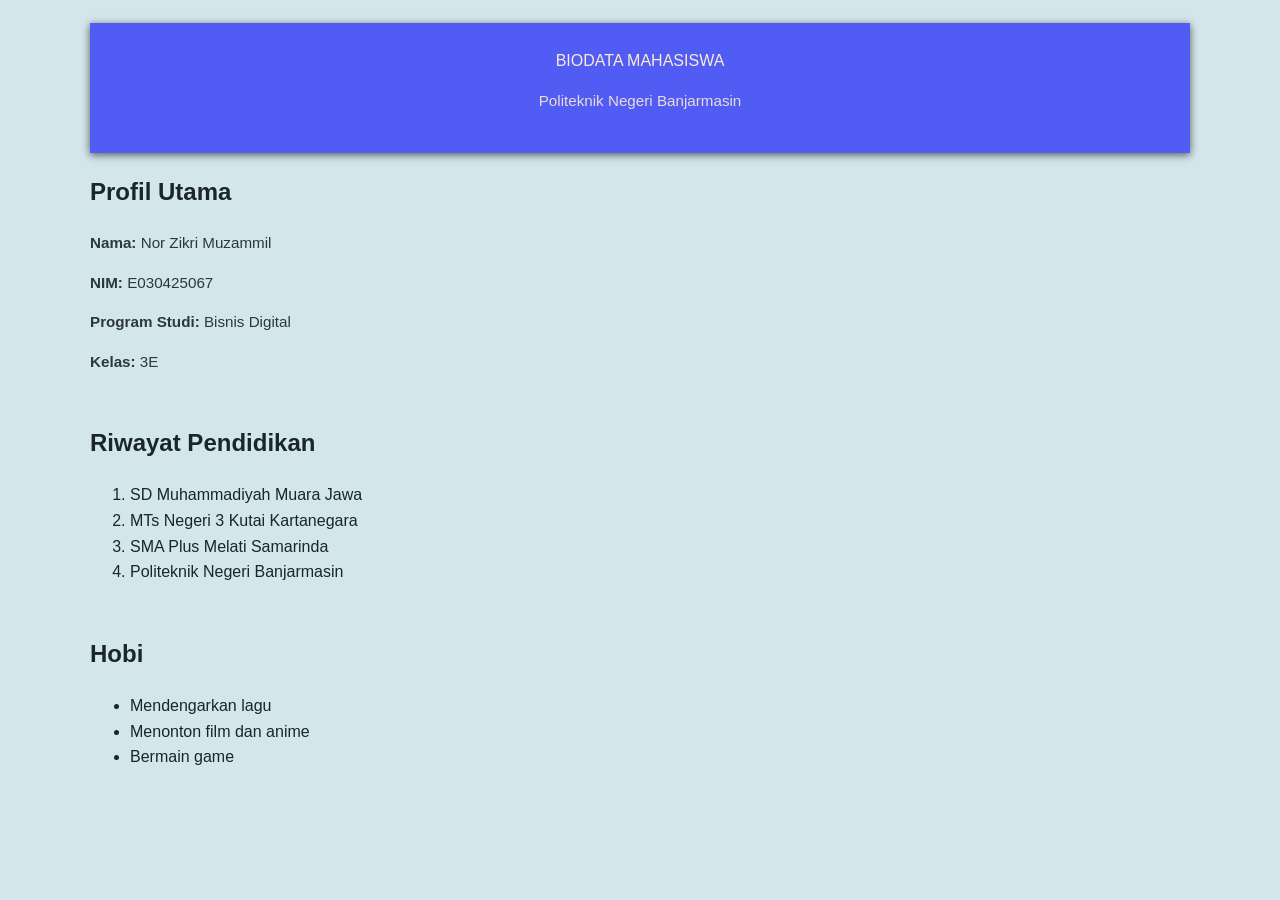
<file: biodata.html>
<!DOCTYPE html>
<html lang="en">
<head>
    <meta charset="UTF-8">
    <meta name="viewport" content="width=device-width, initial-scale=1.0">
    <title>BIODATA DIRI</title>
    <link rel="stylesheet" href="style biodata.css">
</head>

<body>

    <div class="container">
        <header>BIODATA MAHASISWA
            <P class="subtitle"> Politeknik Negeri Banjarmasin</P>
        </header>

    <!-- ini bagian profil utama -->
     <section class="section">
        <h2>Profil Utama</h2>
        <div class="profil-grid">
            <p><strong>Nama:</strong> Nor Zikri Muzammil</p>
            <p><strong>NIM:</strong> E030425067</p>
            <p><strong>Program Studi:</strong> Bisnis Digital</p>
            <p><strong>Kelas:</strong> 3E</p>
        </div>
    </section>

    <!-- ini bagian Riwayat Pendidikan -->
    <section class="section">
        <h2>Riwayat Pendidikan</h2>
        <ol class="list-pendidikan">
            <li>SD Muhammadiyah Muara Jawa</li>
            <li>MTs Negeri 3 Kutai Kartanegara</li>
            <li>SMA Plus Melati Samarinda</li>
            <li>Politeknik Negeri Banjarmasin</li>
        </ol>
    </section>

    <!-- ini bagian Hobi -->
    <section class="section">
        <h2>Hobi</h2>
        <ul class="list-hobi">
            <li>Mendengarkan lagu</li>
            <li>Menonton film dan anime</li>
            <li>Bermain game</li>
        </ul>        
    </section>

</body>
</html>
</file>
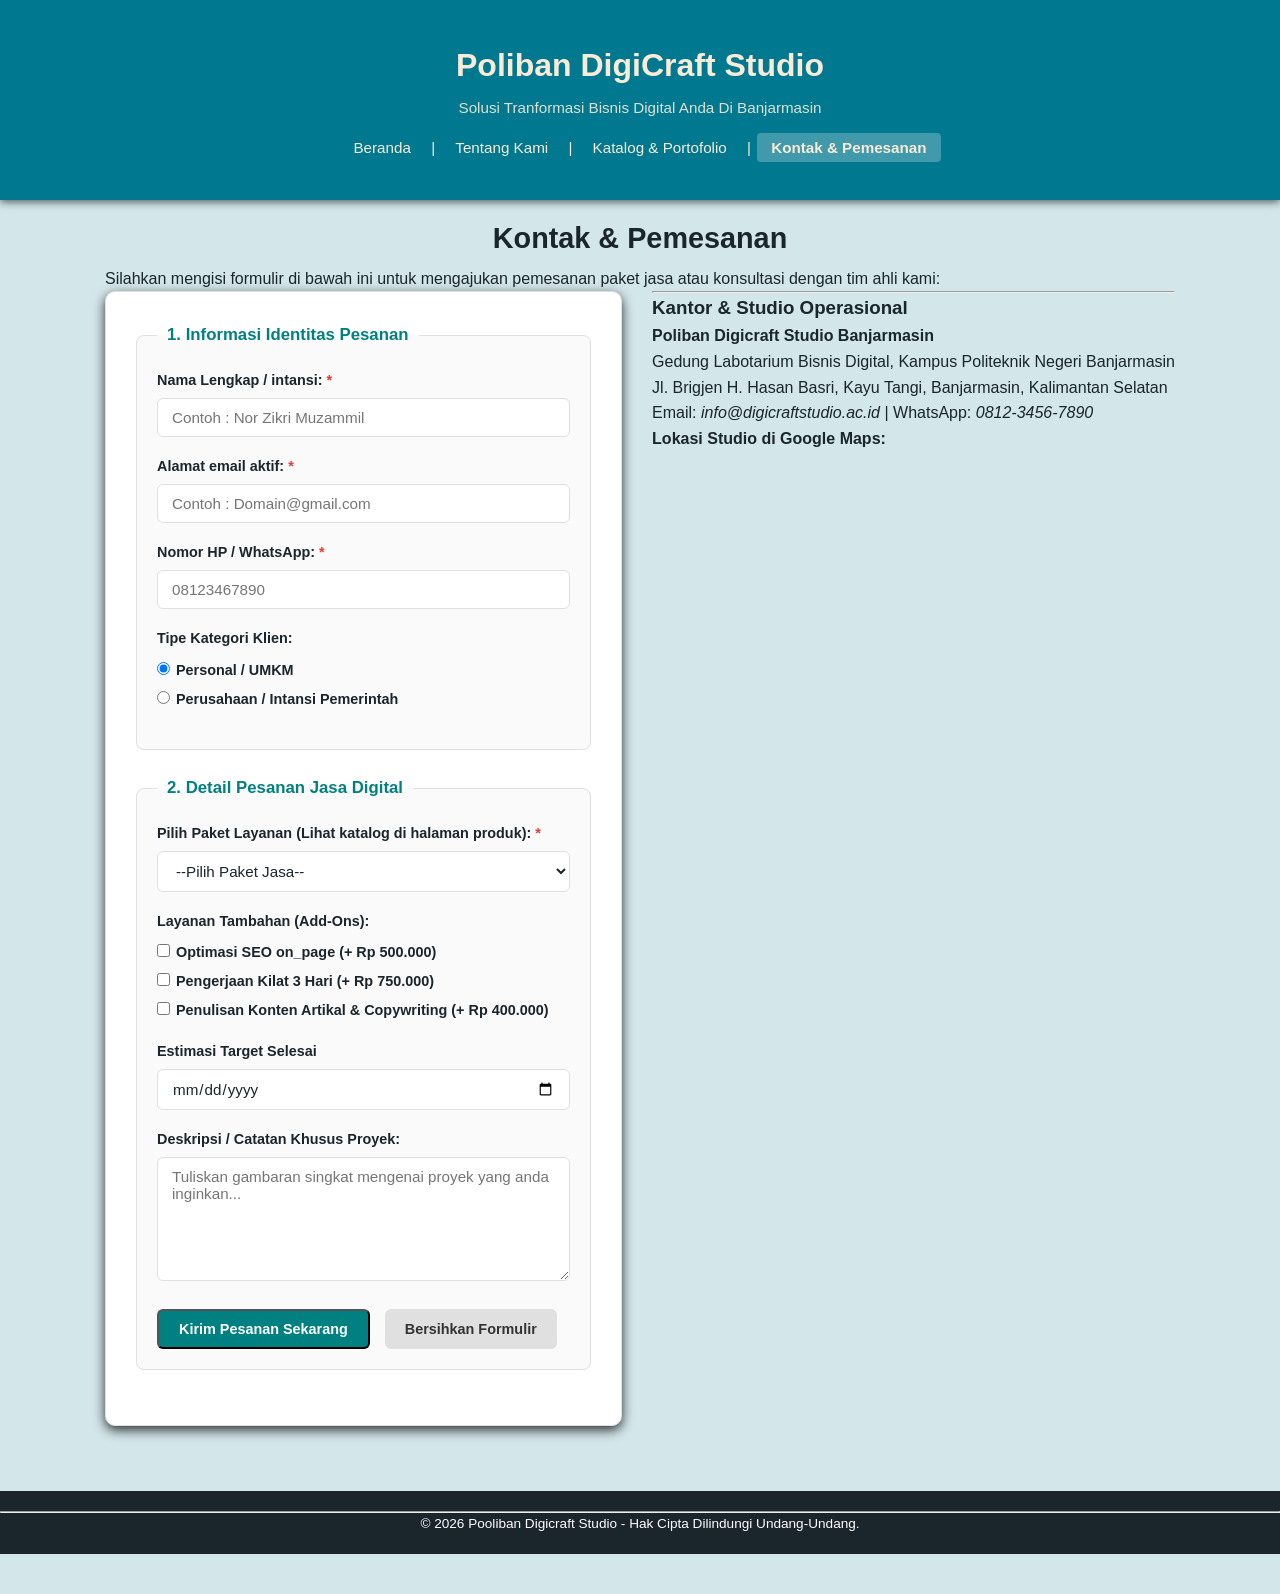
<file: kontak.html>
<!DOCTYPE html>
<html lang="en">
<head>
    <meta charset="UTF-8">
    <meta name="viewport" content="width=device-width, initial-scale=1.0">
    <title>Katalog Produk & Portopolio - Poliban DigiCraft</title>
</head>
<body>
    <link rel="stylesheet" href="style.css">
    <header>
        <div class="container">
            <h1>Poliban DigiCraft Studio</h1>
            <p>Solusi Tranformasi Bisnis Digital Anda Di Banjarmasin</p>
            <nav>
                <a href="index.html">Beranda</a> |
                <a href="tentang.html">Tentang Kami</a> |
                <a href="Produk.html">Katalog & Portofolio</a> |
                <a href="kontak.html" class="active">Kontak & Pemesanan</a>
            </nav>
        </div>
    </header>
    
    <main class="container">
        <section class="section">
            <h2 class="section-title">Kontak & Pemesanan</h2>
            <p class="sectiion-subtitle">Silahkan mengisi formulir di bawah ini untuk mengajukan pemesanan
                paket jasa atau konsultasi dengan tim ahli kami:</p>
    
            <div class="contact-wrapper">
                <div class="contact-form-card">
                    <form action="#" method="post">
                        <!-- Grup 1: Data Diri pelanggan -->
                        <fieldset class="form-fieldset">
                            <legend>1. Informasi Identitas Pesanan</legend>
    
                            <div class="form-group">
                                <label for="nama_lengkap">Nama Lengkap / intansi: <span class="required">*</span></label>
                                <input type="text" id="nama_lengkap" name="nama_lengkap" placeholder="Contoh : Nor Zikri Muzammil"
                                 required>
                            </div>
    
                            <div class="form-group">
                                <label for="email_pemesanan">Alamat email aktif: <span class="required">*</span></label>
                                <input type="email" id="email_pemesanan" name="email_pemesanan"
                                    placeholder="Contoh : Domain@gmail.com" required>
                            </div>
    
                            <div class="form-group">
                                <label for="no_hp">Nomor HP / WhatsApp: <span class="required">*</span></label>
                                <input type="tel" id="no_hp" name="no_hp" placeholder="08123467890" required>
                            </div>
    
                            <div class="form-group">
                                <label>Tipe Kategori Klien:</label>
                                <div class="radio-group">
                                    <label class="inline-label">
                                        <input type="radio" id="Kategori personal" name="tipe_klien" value="personal"
                                            checked>Personal / UMKM
                                    </label>
    
                                    <label class="inline-label">
                                        <input type="radio" id="kategori_korporat" name="tipe_klien"
                                            value="korporat">Perusahaan / Intansi Pemerintah
                                    </label>
                                </div>
                            </div>
                        </fieldset>
    
    
                        <!-- Grup 2: Detail Pesananan Layanan -->
                        <fieldset class="form-fieldset">
                            <legend>2. Detail Pesanan Jasa Digital</legend>
    
                            <div class="form-group">
                                <label for="pilih _paket">Pilih Paket Layanan (Lihat katalog di halaman produk): <span
                                        class="required">*</span></label>
                                <select id="pilih_paket" name="pilih_paket" required>
                                    <option value="">--Pilih Paket Jasa--</option>
                                    <option value="Silver">Paket Silver Branding (Rp 1.500.000)</option>
                                    <option value="Gold">Paket Gold Web Development (Rp 3.000.000)</option>
                                    <option value="Platinum">Paket Platinum Full Digital Transformation (Rp 5.000.000)
                                    </option>
                                    <option value="Custom">Konsultasi Custom Project</option>
                                </select>
                            </div>
    
                            <div class="form-group">
                                <label>Layanan Tambahan (Add-Ons):</label>
                                <div class="checkbox-group">
                                    <label class="checkbox-item">
                                        <input type="checkbox" id="addon_seo" name="addons[]"
                                            value="SEO Optimization">Optimasi SEO on_page (+ Rp 500.000)
                                    </label>
    
                                    <label class="checkbox-item">
                                        <input type="checkbox" id="addon_express" name="addons[]"
                                            value="Express Delivery">Pengerjaan Kilat 3 Hari (+ Rp 750.000)
                                    </label>
    
                                    <label class="checkbox-item">
                                        <input type="checkbox" id="addon_content" name="addons[]"
                                            value="Content Writing">Penulisan Konten Artikal & Copywriting (+ Rp 400.000)
                                    </label>
                                </div>
                            </div>
    
    
    
                            <div class="form-group">
                                <label for="target_selesai">Estimasi Target Selesai</label>
                                <input type="date" id="target_selesai" name="target_selesai">
                            </div>
    
                            <div class="form-group">
                                <label for="detai_pesan"> Deskripsi / Catatan Khusus Proyek:</label>
                                <textarea id="detail_pesan" name="detail_pesan" rows="6"
                                    placeholder="Tuliskan gambaran singkat mengenai proyek yang anda inginkan..."></textarea>
                            </div>
                            
                            <!-- Tombol Aksi -->
                            <div class="form-actions">
                                <button type="submit" class="btn-primary">Kirim Pesanan Sekarang</button>
                                <button type="reset" class="btn-secondary">Bersihkan Formulir</button>
                            </div>
                        </fieldset>
                    </form>
                </div>
    
                <!-- Bagian Informasi Alamat & Peta Studio -->
                <section>
                    <hr>
                    <h3>Kantor & Studio Operasional</h3>
                    <p><b>Poliban Digicraft Studio Banjarmasin</b><br>
                        Gedung Labotarium Bisnis Digital, Kampus Politeknik Negeri Banjarmasin<br>
                        Jl. Brigjen H. Hasan Basri, Kayu Tangi, Banjarmasin, Kalimantan Selatan<br>
                        Email: <i>info@digicraftstudio.ac.id</i> | WhatsApp: <i>0812-3456-7890</i></p>
    
                    <h4>Lokasi Studio di Google Maps:</h4>
                    <iframe
                        src="https://maps.google.com/maps?q=Politeknik%20Negeri%20Banjarmasin&t=&z=15&ie=UTF8&iwloc=&output=embed"
                        width="100%" height="250" frameborder="0" style="border:0;" allowfullscreen=""></iframe>
                </section>
            </div>
        </section>
    </main>
    
    <footer>
        <hr>
        <p align="center">&copy; 2026 Pooliban Digicraft Studio - Hak Cipta Dilindungi Undang-Undang.</p>
    </footer>

</body>
</html>
</file>
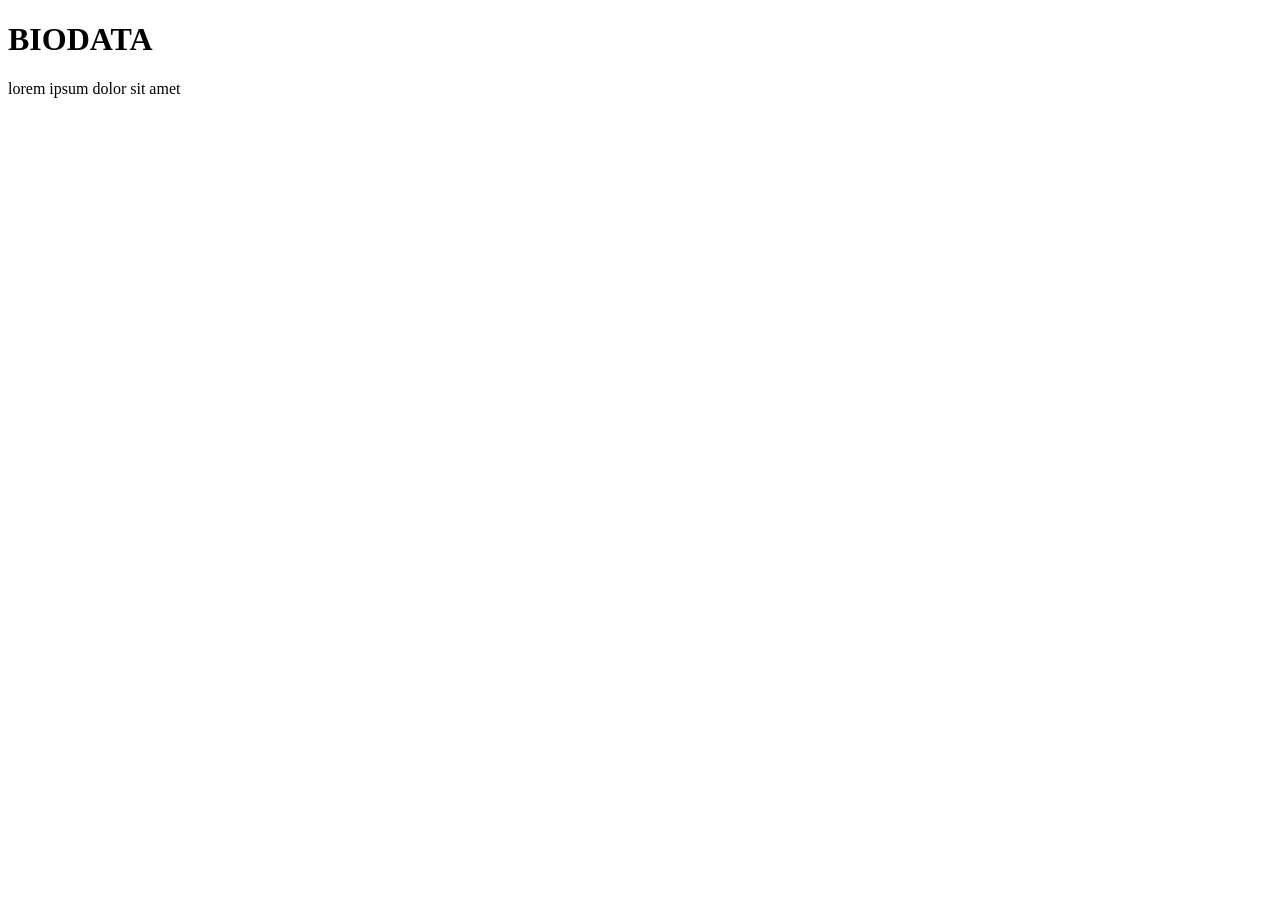
<file: pertemuan1.html>
<!DOCTYPE html>
<html lang="en">
<head>
    <meta charset="UTF-8">
    <meta name="viewport" content="width=device-width, initial-scale=1.0">
    <title>pertemuan 1</title>
</head>

<body>
    <h1>BIODATA</h1>
    <p>lorem ipsum dolor sit amet</p>
    
</body>
</html>
</file>
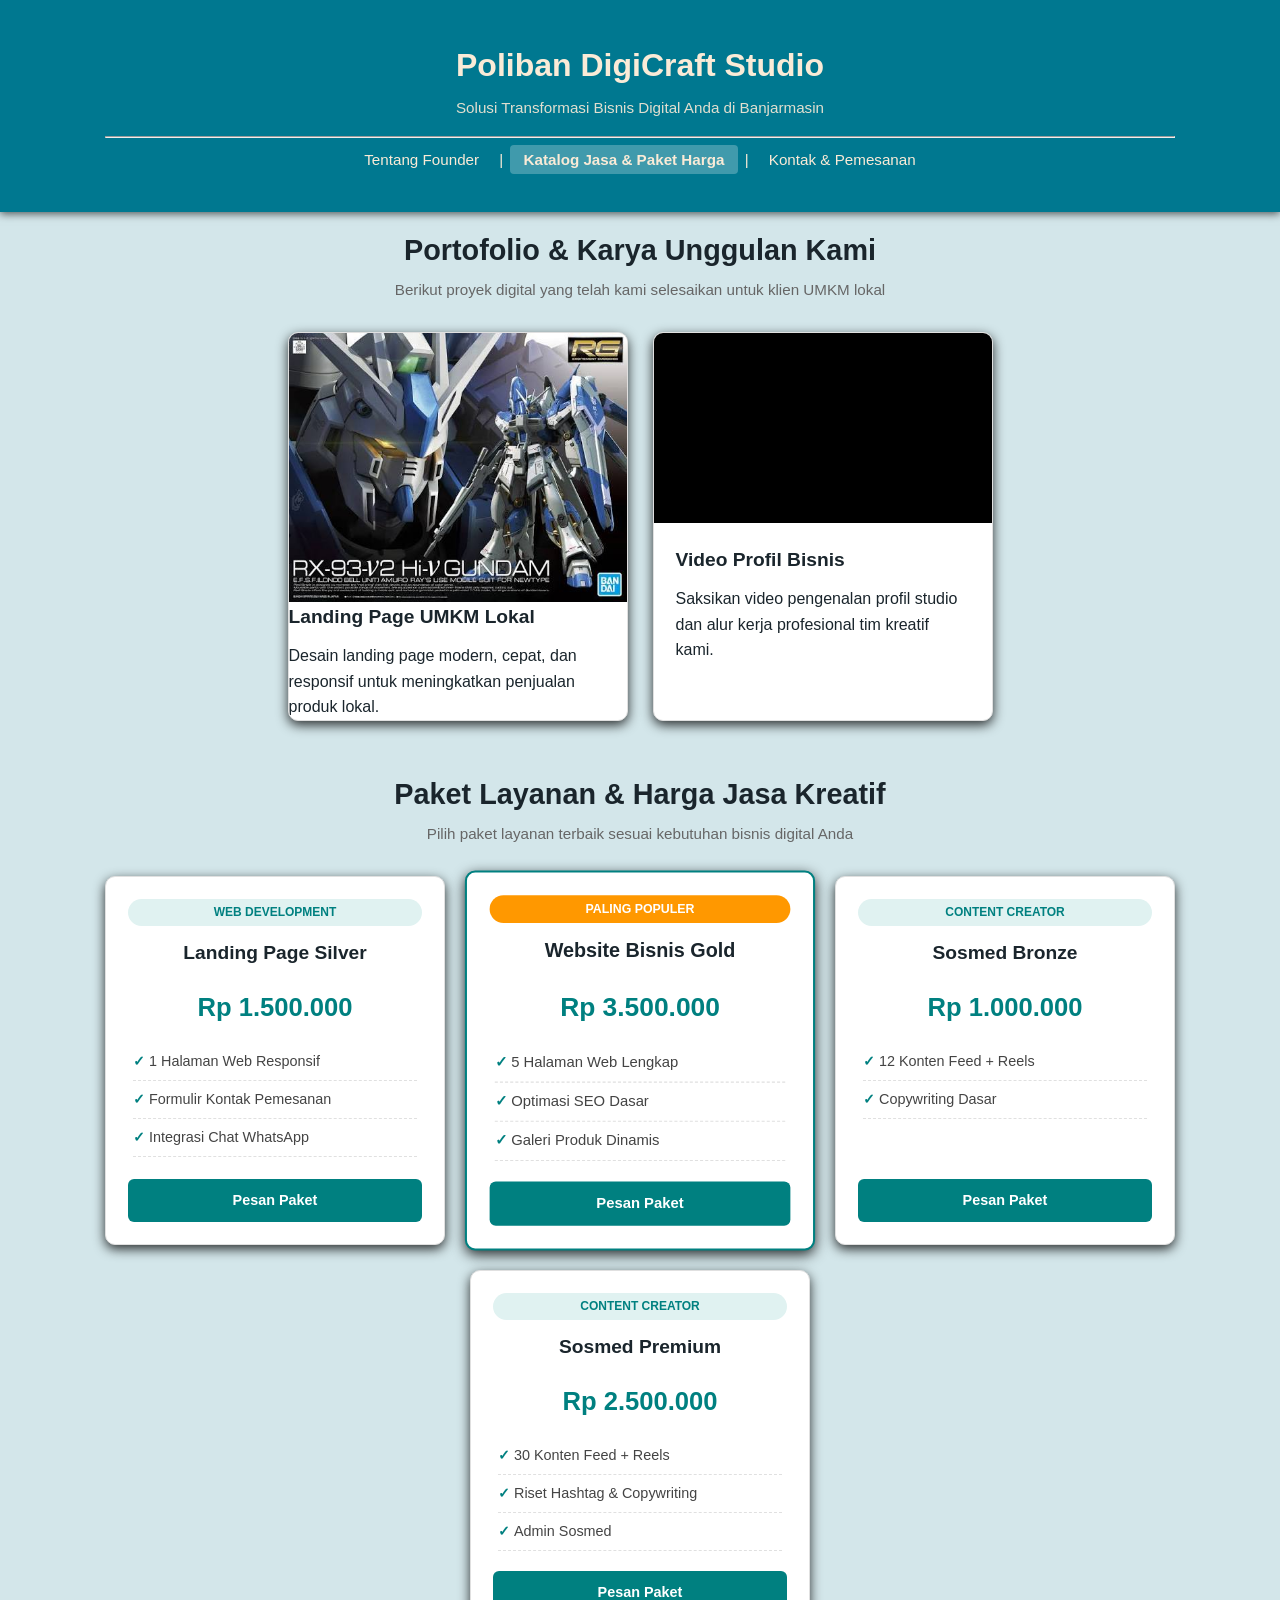
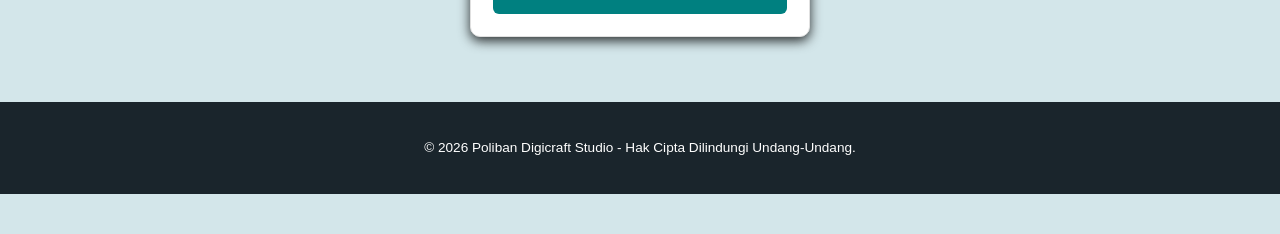
<file: produk.html>
<!DOCTYPE html>
<html lang="en">
<head>
    <meta charset="UTF-8">
    <meta name="viewport" content="width=device-width, initial-scale=1.0">
    <title>Katalog Produk & Portofolio - Poloiban DigiCraft</title>
    <link rel="stylesheet" href="style.css">
</head>
<body>
    <!-- Bagian Kepala Halaman (Header & Navigasi) -->
    <header>
        <div class="container">
            <h1>Poliban DigiCraft Studio</h1>
            <p>Solusi Transformasi Bisnis Digital Anda di Banjarmasin</p>
            <hr>
            <nav>
                <a href="tentang.html">Tentang Founder</a> |
                <a href="produk.html" class="active">Katalog Jasa & Paket Harga</a> |
                <a href="kontak.html">Kontak & Pemesanan</a>
            </nav>
        </div>
    </header>
    
    <main class="container">
        <!-- Seksi Portofolio Utama -->
        <section class="section">
            <h2 class="section-title">Portofolio & Karya Unggulan Kami</h2>
            <p class="section-subtitle">Berikut proyek digital yang telah kami selesaikan untuk klien UMKM lokal</p>

            <div class="card-grid">
                <!-- Kartu Portofolio 1 -->
                <article class="card">
                    <img src="images.jpg" alt="Mockup Desain Landing Page Agensi" class="card-image">
                    <div class="card-content">
                        <h3 class="card-title">Landing Page UMKM Lokal</h3>
                        <p class="card-description">Desain landing page modern, cepat,
                            dan responsif untuk meningkatkan penjualan produk lokal.</p>
                    </div>
                </article>
                

                <!-- Kartu Portofolio 2 (Video Profile) -->
                <article class="card">
                    <div class="video-container">
                        <iframe src="https://www.youtube.com/embed/UExds0bbfcw?sit_ux7vf4W2ViiRP1"  title="Youtube video player" allowfullscreen></iframe>
                    </div>
                    <div class="card-body">
                        <h3 class="card-title">Video Profil Bisnis</h3>
                        <p class="card-description">Saksikan video pengenalan profil studio dan alur kerja profesional tim kreatif kami.</p>
                    </div>
                </article>
            </div>
        </section>

        <!-- Seksi Katalog Paket Layanan -->
        <section class="section">
            <h2 class="section-title">Paket Layanan & Harga Jasa Kreatif</h2>
            <p class="section-subtitle">Pilih paket layanan terbaik sesuai kebutuhan bisnis digital Anda</p>

            <div class="card-grid">
                <!-- Paket 1: Landing Page Silver -->
                 <article class="card pricing-card">
                    <div class="card-body">
                        <span class="badge">Web Development</span>
                        <h3 class="card-title">Landing Page Silver</h3>
                        <p class="card-price">Rp 1.500.000</p>
                        <ul class="card-features">
                            <li>1 Halaman Web Responsif</li>
                            <li>Formulir Kontak Pemesanan</li>
                            <li>Integrasi Chat WhatsApp</li>
                        </ul>
                        <a href="kontak.html" class="btn-primary">Pesan Paket</a>
                    </div>
                 </article>

                <!-- Paket 2: Website Bisnis Gold -->
                <article class="card pricing-card featured">
                    <div class="card-body">
                        <span class="badge badge-featured">Paling Populer</span>
                        <h3 class="card-title">Website Bisnis Gold</h3>
                        <p class="card-price">Rp 3.500.000</p>
                        <ul class="card-features">
                            <li>5 Halaman Web Lengkap</li>
                            <li>Optimasi SEO Dasar</li>
                            <li>Galeri Produk Dinamis</li>
                        </ul>
                        <a href="kontak.html" class="btn-primary">Pesan Paket</a>
                    </div>
                </article>

                <article class="card pricing-card">
                    <div class="card-body">
                        <span class="badge">Content Creator</span>
                        <h3 class="card-title">Sosmed Bronze</h3>
                        <p class="card-price">Rp 1.000.000</p>
                        <ul class="card-features">
                            <li>12 Konten Feed + Reels</li>
                            <li>Copywriting Dasar</li>
                        </ul>
                        <a href="kontak.html" class="btn-primary">Pesan Paket</a>
                    </div>

                </article>


                <!-- Paket 3: Sosmed Premium -->
                <article class="card pricing-card">
                    <div class="card-body">
                        <span class="badge">Content Creator</span>
                        <h3 class="card-title">Sosmed Premium</h3>
                        <p class="card-price">Rp 2.500.000</p>
                        <ul class="card-features">
                            <li>30 Konten Feed + Reels</li>
                            <li>Riset Hashtag & Copywriting</li>
                            <li>Admin Sosmed</li>
                        </ul>
                        <a href="kontak.html" class="btn-primary">Pesan Paket</a>
                    </div>
                </article>
            </div>
        </section>
    </main>

    <!-- Footer Global -->
     <footer>
        <div class="container">
            <p>&copy; 2026 Poliban Digicraft Studio - Hak Cipta Dilindungi Undang-Undang.</p>
        </div>
     </footer>
</body>
</file>
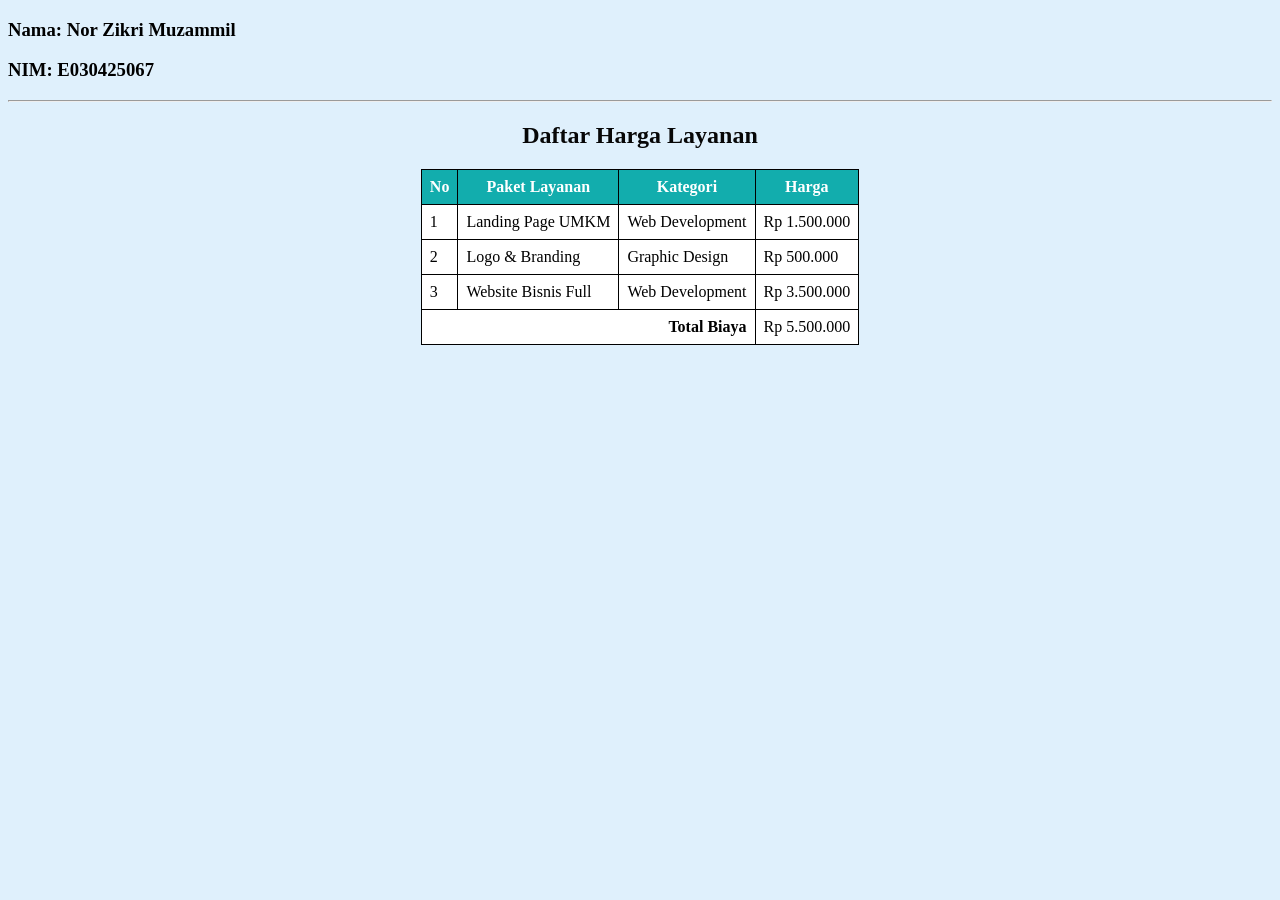
<file: kuis/kuis-css.html>
<!DOCTYPE html>
<html lang="en">
<head>
    <meta charset="UTF-8">
    <meta name="viewport" content="width=device-width, initial-scale=1.0">
    <title>kuis</title>
    <style>
        body {
            background-color: rgb(223, 240, 252);
        }
        h2 {
            text-align: center;
            color: rgb(7, 7, 7);
        }
        table {
            margin: auto auto;
            border: 1px solid;
            border-collapse: collapse;
            background-color: white;
        }
        td, th {
            border: 1px solid;
            padding: 8px;
        }
        th {
            background-color: rgb(18, 173, 173);
            color: white;
            border-color: black;
        }
        .total {
            text-align: right;
            font-weight: bold;
        }
    </style>
</head>
<body>

    <h3>Nama: Nor Zikri Muzammil</h3>
    <h3>NIM: E030425067</h3>

    <hr>

    <h2>Daftar Harga Layanan</h2>

    <table align="center" border="1" cellpadding="8" cellspacing="0">
        <thead>
            <tr>
                <th>No</th>
                <th>Paket Layanan</th>
                <th>Kategori</th>
                <th>Harga</th>
            </tr>
        </thead>
        <tbody>
            <tr>
                <td>1</td>
                <td>Landing Page UMKM</td>
                <td>Web Development</td>
                <td>Rp 1.500.000</td>
            </tr>

            <tr>
                <td>2</td>
                <td>Logo & Branding</td>
                <td>Graphic Design</td>
                <td>Rp 500.000</td>
            </tr>

            <tr>
                <td>3</td>
                <td>Website Bisnis Full</td>
                <td>Web Development</td>
                <td>Rp 3.500.000</td>
            </tr>

            <tr>
                <td colspan="3" class="total">Total Biaya</td>
                <td>Rp 5.500.000</td>
            </tr>
        </tbody>
    </table>


</body>
</html>
</file>
<file: style biodata.css>
:root {
    --primary-color: #008080;
    --primary-dark: #005A5A;
    --secondary-color: #1A252C;
    --accent-color: #FF9800;
    --bg-light: #F4F7F6;
    --white: #FFFFFF;
    --text-muted: #666666;
    --border-color: #E0E0E0;
    --shadow-soft: 0 4px 12px rgba(0, 0, 0, 0.8);
    --shadow-hover: 0 8px 24px rgba(0, 0, 0, 0.15);
    --transition-fast: all 0.3s ease;
}

body {
    font-family:'Segoe UI', Tahoma, Geneva, Verdana, sans-serif;
    line-height: 1.6;
    color: #1A252C;
    background-color: #d3e6ea;
}

/* LAYOUT CONTAINER */
.container {
    width: 90%;
    max-width: 1100px;
    margin: 0 auto;
    padding: 15px;
}

/* HEADER */
header {
    background-color: rgba(72, 84, 244, 0.947);
    color: antiquewhite;
    padding: 25px 0;
    text-align: center;
    box-shadow: 0 2px 8px rgba(0, 0, 0, 0.616);
}

header h1 {
    font-size: 2rem;
    margin-bottom: 5px;
}

header h2 {
    font-family: 'JetBrains Mono', monospace;
    font-size: 1.2rem;
    opacity: 0.9;
    margin-bottom: 15px;
}

p {
    font-size: 0.95rem;
    opacity: 0.9;
    margin-bottom: 15px;
}

.section {
    margin-bottom: 50px;
}
</file>
<file: style.css>
/* 1. CSS Variabel */
:root {
    --primary-color:#008080;
    --primary-dark: #005A5A;
    --secondary-color:#1A252C;
    --accent-color:#FF9800;
    --bg-light:#F4F7F6;
    --white:#FFFFFF;
    --text-muted:#666666;
    --border-color:#E0E0E0;
    --shadow-soft: 0 4px 12px rgba(0, 0, 0, 0.8);
    --shadow-hover: 0 8px 24px rgba(0, 0, 0, 0.15);
    --transition-fast: all 0.3s ease;
}

/* 2. CSS RESET */
* {
    margin: 0;
    padding: 0;
    box-sizing: border-box;
}

body {
    font-family:'Segoe UI', Tahoma, Geneva, Verdana, sans-serif;
    line-height: 1.6;
    color:#1A252C;
    background-color:#d3e6ea;
}

/* 3. LAYOUT CONTAINER */
.container {
    width: 90%;
    max-width: 1100px;
    margin: 0 auto;
    padding: 15px;
}

/* 4. HEADER */
header {
    background-color:rgb(0, 120, 144);
    color:antiquewhite;
    padding: 25px 0;
    text-align: center;
    box-shadow: 0 2px 8px rgba(0, 0, 0, 0.616);
}
header h1 {
    font-size: 2rem;
    margin-bottom: 5px;
}

header p {
    font-size: 0.95rem;
    opacity: 0.9;
    margin-bottom: 15px;
}

nav {
    margin-top: 10px;
    font-size: 0.95rem;
}


nav a {
    color:antiquewhite;
    text-decoration: none;
    padding: 6px 14px;
    margin: 0 2px;
    border-radius: 4px;
    transition: all 0.3s ease;
}

nav a:hover, nav a.active {
    background-color: rgba(255, 255, 255, 0.25);
    font-weight: bold;
}

/* 5. Main Content */
main {
    padding: 40px 0;   
}

.section {
    margin-bottom: 50px;
}

.section-title {
    text-align: center;
    font-size: 1.8rem;
    color: var(--secondary-color);
    margin-bottom: 5px;
}

.section-subtitle {
    text-align: center;
    color: var(--text-muted);
    font-size: 0.95rem;
    margin-bottom: 30px;
}

/* 7. CARD GRID */
.card-grid {
    display: flex;
    flex-wrap: wrap;
    gap: 25px;
    justify-content: center;
}

/* 8. CARD */
.card {
    background-color: var(--white);
    border-radius: 10px;
    box-shadow: var(--shadow-soft);
    overflow: hidden;
    flex: 1 1 300px;
    max-width: 340px;
    display: flex;
    flex-direction: column;
    transition: var(--transition-fast);
    border: 1px solid var(--border-color);
}

.card:hover {
    transform: translateY(-8px);
    box-shadow: var(--shadow-hover);
}


.card-img {
    width: 100%;
    height: 190px;
    object-fit: cover;
}

.card-body {
    padding: 22px;
    display: flex;
    flex-direction: column;
    flex-grow: 1;
}

.card-title {
    font-size: 1.2rem;
    color: var(--secondary-color);
    margin-bottom: 10px;
}

.card-text {
    font-size: 0.9rem;
    color: var(--text-muted);
    margin-bottom: 15px;
}

.video-container {
    position: relative;
    padding-bottom: 56.25%;
    height: 0;
    overflow: hidden;
    background-color: #000;
}

.video-container iframe {
    position: absolute;
    top: 0;
    left: 0;
    width: 100%;
    height: 100%;
    border: 0;
}

.pricing-card {
    text-align: center;
    padding: relative;
}

.badge {
    display: inline-block;
    padding: 4px 12px;
    font-size: 0.75rem;
    font-weight: bold;
    text-transform: uppercase;
    background-color: #E0F2F1;
    color: var(--primary-color);
    border-radius: 20px;
    margin-bottom: 12px;
}

.card-price {
    font-size: 1.6rem;
    font-weight: bold;
    color: var(--primary-color);
    margin: 8px 0 15px 0;
}

.card-features {
    list-style: none;
    margin-bottom: 20px;
    text-align: left;
    padding: 0 5px;
}

.card-features li {
    font-size: 0.9rem;
    padding: 7px 0;
    border-bottom: 1px dashed var(--border-color);
    color: #444;
}

.card-features li::before {
    content: "✓ ";
    color: var(--primary-color);
    font-weight: bold;
}

.btn-primary {
    display: inline-block;
    background-color: var(--primary-color);
    color: var(--white);
    padding: 10px 20px;
    text-decoration: none;
    border-radius: 6px;
    font-weight: bold;
    font-size: 0.9rem;
    text-align: center;
    margin-top: auto;
    transition: var(--transition-fast);
}

.btn-primary:hover {
    background-color: var(--primary-dark);
}

.pricing-card.featured {
    border: 2px solid var(--primary-color);
    transform: scale(1.03);
}

.pricing-card.featured:hover {
    transform: scale(1.1) translateY(-8px);
}

.badge-featured {
    background-color: var(--accent-color);
    color: var(--white);
}

footer {
    background-color: var(--secondary-color);
    color: var(--white);
    text-align: center;
    padding: 20px 0;
    margin-bottom: 40px;
    font-size: 0.85rem;
}

/* 1. WADAH DUA KOLOM (Layout Form & Info Studio) */
.contact-wrapper {
    display: flex;
    flex-wrap: wrap;
    gap: 30px;
    align-items: flex-start;
}

/* 2. KOLOM KIRI: KARTU FORMULIR PEMESANAN */
.contact-form-card {
    flex: 2 1 500px;
    background-color: var(--white);
    padding: 30px;
    border-radius: 10px;
    box-shadow: var(--shadow-soft);
    border: 1px solid var(--border-color);
}

/* Penataan Fieldset & Legend */
.form-fieldset {
    border: 1px solid var(--border-color);
    border-radius: 8px;
    padding: 20px;
    margin-bottom: 25px;
    background-color: #fafafa;
}

.form-fieldset legend {
    font-weight: bold;
    color: var(--primary-color);
    padding: 0 10px;
    font-size: 1.05rem;
}

/* Grup Form & Label */
.form-group {
    margin-bottom: 18px;
}

.form-group label {
    display: block;
    font-weight: 600;
    font-size: 0.9rem;
    color: var(--secondary-color);
    margin-bottom: 6px;
}

.required {
    color: #e53935;
    font-weight: bold;
}

/* Penataan Input Teks, Select, Date, dan Textarea */
.form-group input[type="text"],
.form-group input[type="email"],
.form-group input[type="tel"],
.form-group input[type="date"],
.form-group select,
.form-group textarea {
    width: 100%;
    padding: 10px 14px;
    font-family: inherit;
    font-size: 0.95rem;
    border: 1px solid var(--border-color);
    border-radius: 6px;
    background-color: var(--white);
    color: var(--secondary-color);
    transition: var(--transition-fast);
}

/* Efek Highlight saat Input Diklik/Fokus */
.form-group input:focus,
.form-group select:focus,
.form-group textarea:focus {
    outline: none;
    border-color: var(--primary-color);
    box-shadow: 0 0 0 3px rgba(0, 128, 128, 0.15);
}

/* Penataan Radio Button & Checkbox */
.radio-group,
.checkbox-group {
    margin-top: 8px;
}

.inline-label {
    display: inline-block;
    margin-right: 20px;
    cursor: pointer;
    font-size: 0.95rem;
    color: var(--secondary-color);
}

.checkbox-item {
    display: block;
    margin-bottom: 8px;
    cursor: pointer;
    font-size: 0.95rem;
    color: var(--secondary-color);
}

.inline-label input,
.checkbox-item input {
    margin-right: 6px;
    cursor: pointer;
}

/* Tombol Aksi (Kirim & Reset) */
.form-actions {
    display: flex;
    gap: 15px;
    margin-top: 20px;
}

.btn-secondary {
    background-color: #e0e0e0;
    color: #333333;
    border: none;
    padding: 10px 20px;
    border-radius: 6px;
    cursor: pointer;
    font-weight: bold;
    font-size: 0.9rem;
    transition: var(--transition-fast);
}

.btn-secondary:hover {
    background-color: #d0d0d0;
}

/* 3. KOLOM KANAN: KARTU INFORMASI STUDIO & PETA */
.contact-info-card {
    flex: 1 1 320px;
    background-color: var(--primary-color);
    color: var(--white);
    padding: 30px;
    border-radius: 10px;
    box-shadow: var(--shadow-soft);
}

.contact-info-card h3 {
    font-size: 1.35rem;
    margin-bottom: 12px;
    border-bottom: 2px solid rgba(255, 255, 255, 0.3);
    padding-bottom: 8px;
}

.info-intro {
    font-size: 0.9rem;
    margin-bottom: 20px;
    opacity: 0.95;
    line-height: 1.5;
}

.info-item {
    margin-bottom: 18px;
}

.info-item strong {
    display: block;
    font-size: 0.95rem;
    margin-bottom: 4px;
}

.info-item p {
    font-size: 0.9rem;
    margin: 0;
    opacity: 0.92;
    line-height: 1.5;
}

/* Wadah Google Maps */
.map-container {
    border-radius: 8px;
    overflow: hidden;
    margin-top: 10px;
    box-shadow: 0 2px 6px rgba(0, 0, 0, 0.2);
    line-height: 0;
    /* Menghilangkan gap bawah iframe */
}
</file>
